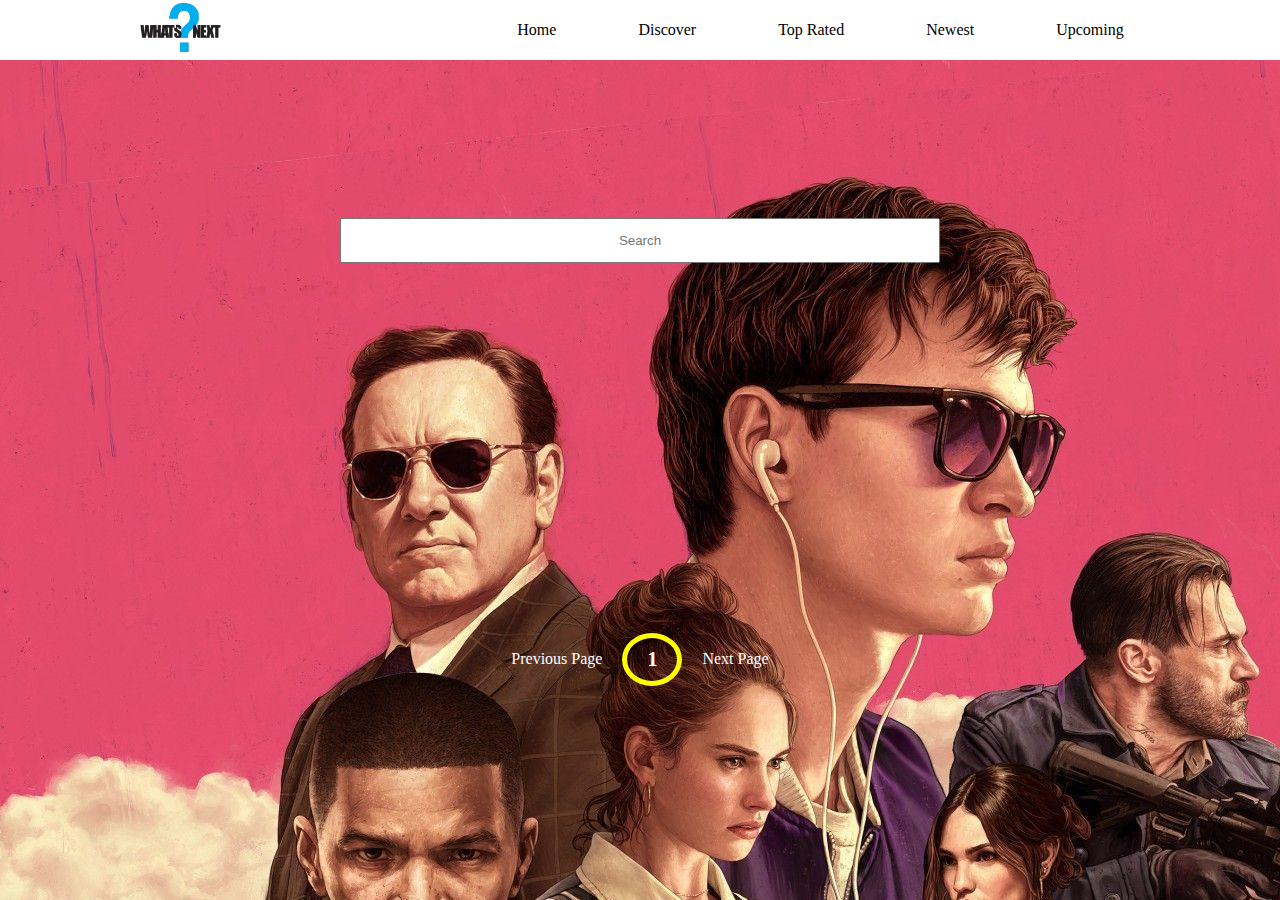
<file: index.html>
<!DOCTYPE html>
<html lang="en">

<head>
  <meta charset="UTF-8" />
  <meta name="viewport" content="width=device-width, initial-scale=1.0" />
  <title>Movie App</title>
  <link rel="stylesheet" href="style.css" />
</head>

<body>
  <nav>
    <ul>
      <li>
        <img src="./images/logo.webp" />
      </li>
    </ul>
    <ul>

      <li id="home">Home</li>
      <li id="discover">Discover</li>
      <li id="top-rated">Top Rated</li>
      <li id="newest">Newest</li>
      <li id="upcoming">Upcoming</li>

    </ul>
  </nav>

  <div id="inputHolder">
    <div>
      <input type="text" placeholder="Search" id="myMovieSearch" />
    </div>
  </div>

  <div id="myDiv"></div>

  <div class="pagination">
    <div class="page" id="prev">Previous Page</div>
    <div class="current" id="current">1</div>
    <div class="page" id="next">Next Page</div>
  </div>
  <script src="script.js"></script>
</body>

</html>
</file>
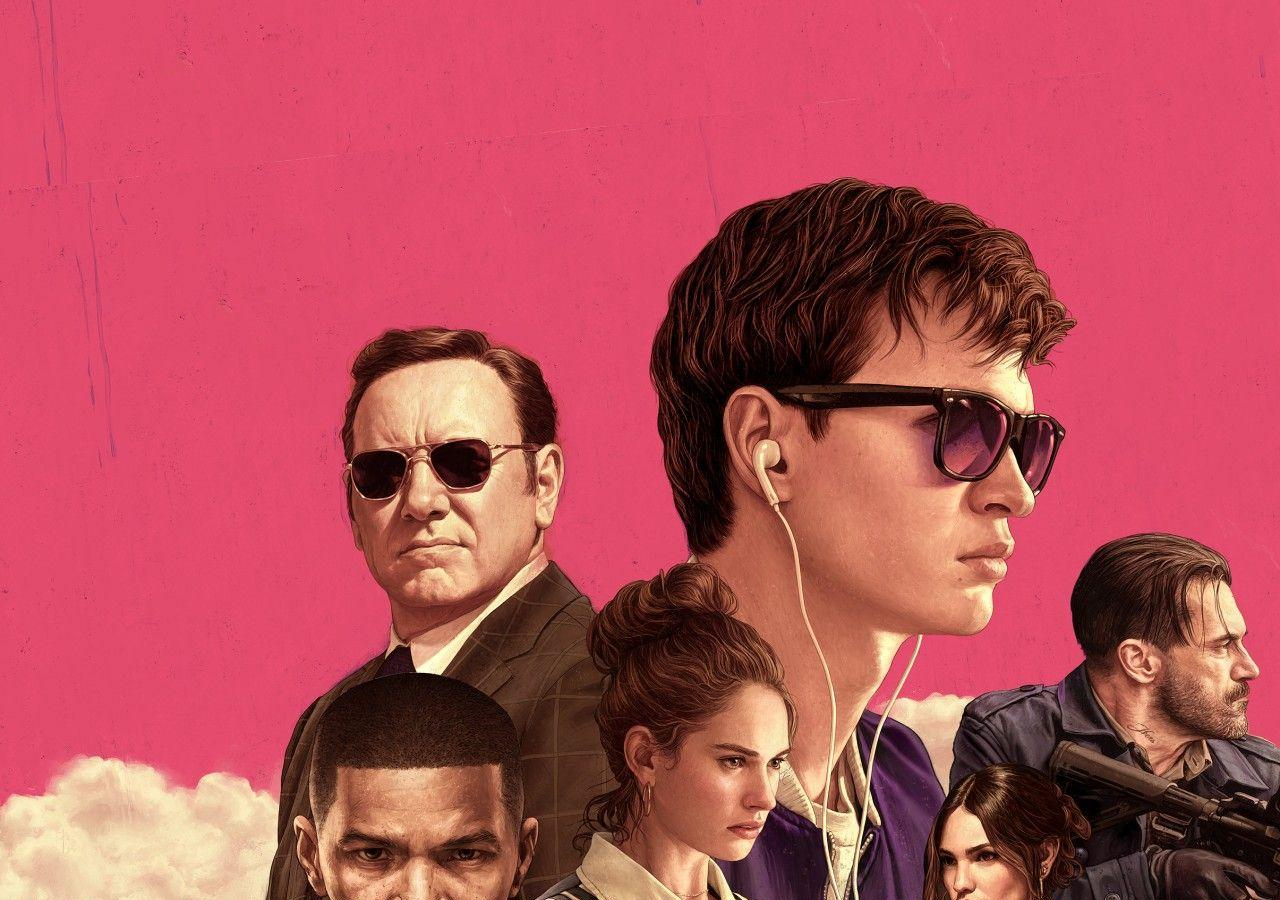
<file: discover.html>
<!DOCTYPE html>
<html lang="en">
<head>
    <meta charset="UTF-8">
    <meta name="viewport" content="width=device-width, initial-scale=1.0">
    <title>Document</title>
    <link rel="stylesheet" href="style.css">
</head>
<body> 
    
    <div id="myDiv">
        
    </div>

    <script>
        function getThisMovie(p){
            const theURL = "https://api.themoviedb.org/3/discover/movie?include_adult=false&include_video=false&language=en-US&page="+p+"&sort_by=popularity.desc"
            const baseURL = "https://image.tmdb.org/t/p/w500/"
            
            const options = {
            method: 'GET',
            headers: {
                accept: 'application/json',
                // Authorization: '558219ab32e1c694714e787817ab8d92'
                Authorization: 'Bearer eyJhbGciOiJIUzI1NiJ9.eyJhdWQiOiI1NTgyMTlhYjMyZTFjNjk0NzE0ZTc4NzgxN2FiOGQ5MiIsInN1YiI6IjY2NTY2NzNkOTI2MWRhNTkzYTE5ZGU0YyIsInNjb3BlcyI6WyJhcGlfcmVhZCJdLCJ2ZXJzaW9uIjoxfQ.Z9v82T_2bMEZeKhwg-u5XcStvMdAmvV_x8eZgR0YCK4'
            }
            };

            fetch(theURL, options)
            .then(res => res.json())
            .then(res => {
                console.log(res.results)

                res.results.map(mappedDataRes => {
                    var myImage = mappedDataRes.poster_path
                    var myTitle = mappedDataRes.title

                    document.getElementById("myDiv").innerHTML += `<div class="movieHolder">
                <img src="https://image.tmdb.org/t/p/original/${myImage}" alt="">
                <h4>${myTitle}</h4>
            </div>`

                })
            })
        }

    
        getThisMovie(Math.floor(Math.random()*20))

        
    </script>
</body>
</html>
</file>
<file: style.css>
*{
    margin: 0;
    padding: 0;
    box-sizing: border-box;
}
/* eyJhbGciOiJIUzI1NiJ9.eyJhdWQiOiI1NTgyMTlhYjMyZTFjNjk0NzE0ZTc4NzgxN2FiOGQ5MiIsInN1YiI6IjY2NTY2NzNkOTI2MWRhNTkzYTE5ZGU0YyIsInNjb3BlcyI6WyJhcGlfcmVhZCJdLCJ2ZXJzaW9uIjoxfQ.Z9v82T_2bMEZeKhwg-u5XcStvMdAmvV_x8eZgR0YCK4 */
body{
    background: url("./images/baby.jpg");
    background-repeat: no-repeat;
    background-position: cover;
    background-attachment: fixed;
}
nav{
    width: 100%;
    height: 60px;
    background-color: rgb(255, 255, 255);
    display: flex;
    align-items: center;
    justify-content: space-around;
}
li{
    list-style: none;
    padding: 7px 14px;
    border-radius: 4px;
}
li:hover{
    cursor: pointer;
    color: gray;
    background-color: white;
}
ul:nth-child(2){
    display: flex;
}
ul:nth-child(2) li{
    margin: auto 27px;
}
nav img{
    height: 50px;
    width: auto;
}
#inputHolder{
    width: 100%;
    min-height: 40vh;
    display: flex;
    justify-content: center;
    align-items: center;
}
#inputHolder > div{
    width: 100%;
    text-align: center;
}
#myFilter{
    margin: 7px;
}
#inputHolder > div > input {
    width: 90%;
    max-width: 600px;
    height: 45px;
    margin: auto 0;
    text-align: center;
}

#myDiv{
    width: 100%;
    padding: 100px 0;
    display: flex;
    justify-content: center;
    align-items: center;
    flex-wrap: wrap;
}
.movieHolder{
    margin: 7px;
    width: 250px;
    padding: 7px;
    background-color: white;
    box-shadow: 2px 2px 7px gray;
}
.movieHolder > img{
    width: 100%;
}

.movieHolder > h4{
    margin: 14px auto;
    text-align: center;
}

.pagination{
    display:flex;
    margin:10px 30px;
    align-items: center;
    justify-content: center;
    color:white;
}

.page{
    padding:20px;
    cursor:pointer;
}

.page.disabled{
    cursor:not-allowed;
    color:grey;
}

.current{
    padding: 10px 20px;
    border-radius: 50%;
    border: 5px solid yellow;
    font-size: 20px;
    font-weight: 600;
}
</file>
